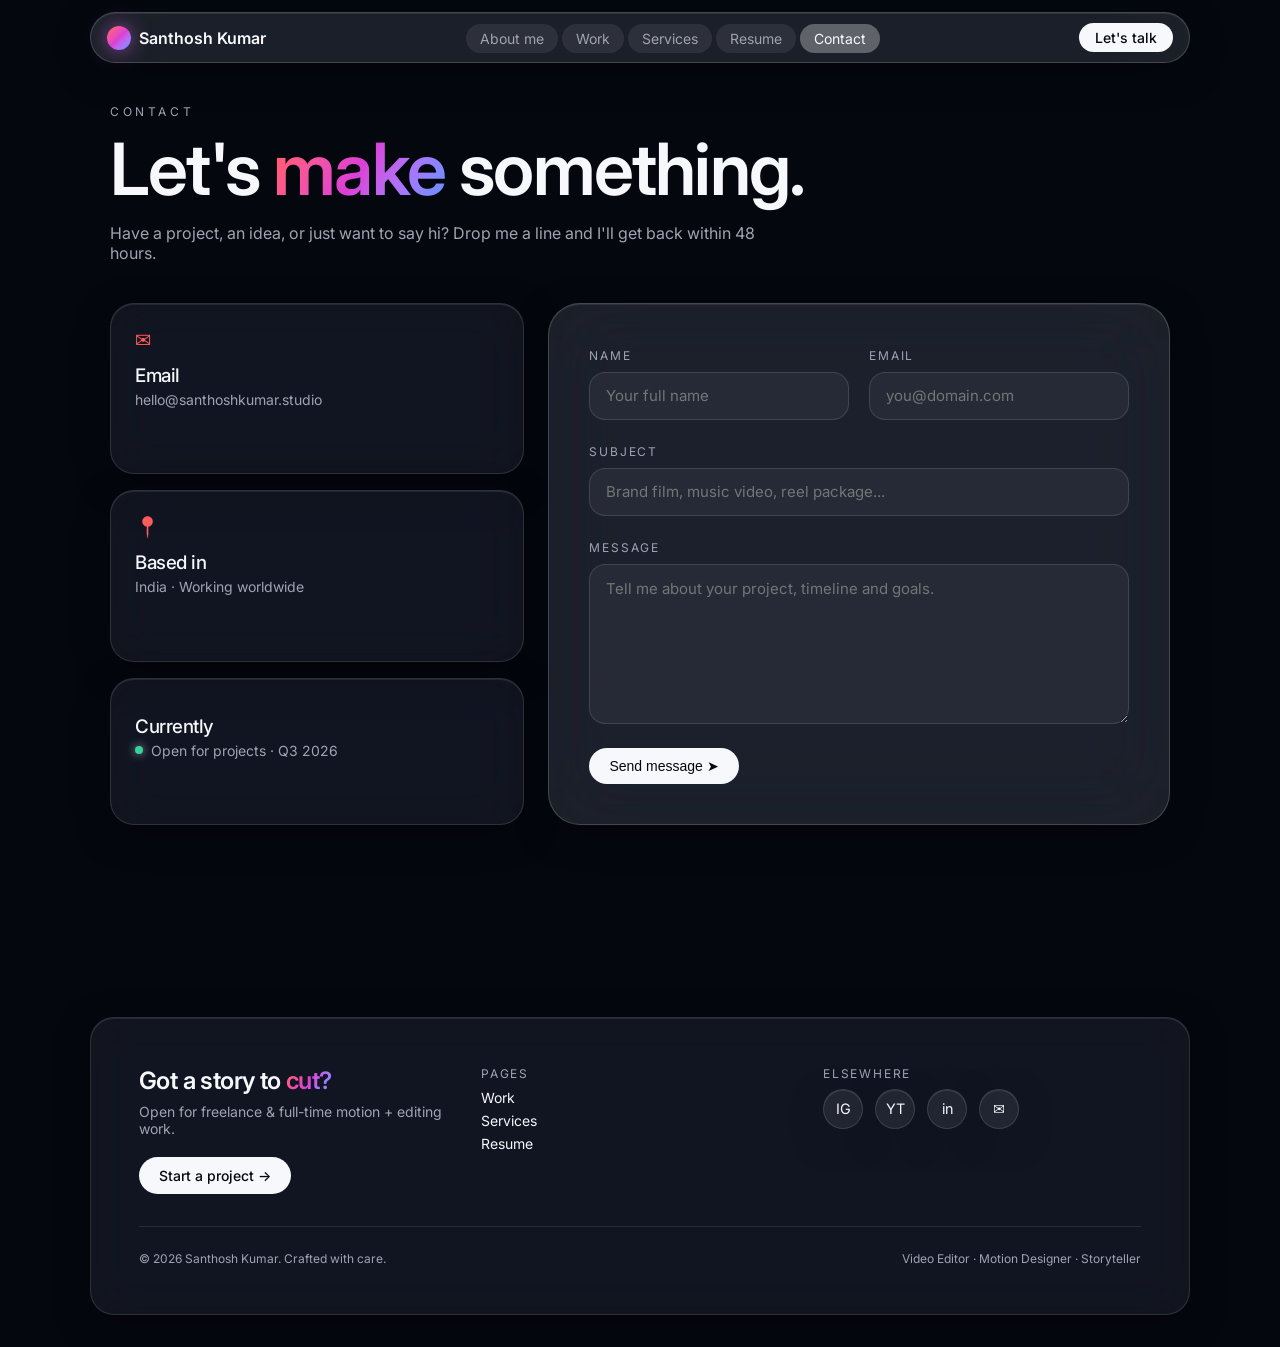
<file: contact.html>
<!doctype html>
<html lang="en">
<head>
<meta charset="utf-8" />
<meta name="viewport" content="width=device-width,initial-scale=1" />
<title>Contact — Santhosh Kumar</title>
<meta name="description" content="Start a project with Santhosh Kumar — video editing and motion graphics." />
<meta name="author" content="Santhosh Kumar" />
<meta property="og:title" content="Contact — Santhosh Kumar" />
<meta property="og:description" content="Start a project with Santhosh Kumar — video editing and motion graphics." />
<meta property="og:type" content="website" />
<meta name="twitter:card" content="summary_large_image" />
<link rel="stylesheet" href="styles.css" />
</head>
<body>
<header class="site-header">
  <nav class="nav-bar glass-strong">
    <a class="brand" href="index.html"><span class="brand-dot"></span><span>Santhosh Kumar</span></a>
    <ul class="nav-links"><li><a class="" href="index.html">About me</a></li><li><a class="" href="work.html">Work</a></li><li><a class="" href="services.html">Services</a></li><li><a class="" href="resume.html">Resume</a></li><li><a class="active" href="contact.html">Contact</a></li></ul>
    <a class="btn-talk" href="contact.html">Let's talk</a>
  </nav>
</header>
<nav class="mobile-nav glass-strong" aria-label="Primary mobile"><a class="" href="index.html">About me</a><a class="" href="work.html">Work</a><a class="" href="services.html">Services</a><a class="" href="resume.html">Resume</a><a class="active" href="contact.html">Contact</a></nav>
<main>

<div class="container" style="max-width:1100px;">
  <header class="page-header">
    <p class="page-eyebrow">Contact</p>
    <h1 class="page-title">Let's <span class="text-gradient">make</span> something.</h1>
    <p class="page-lede">Have a project, an idea, or just want to say hi? Drop me a line and I'll get back within 48 hours.</p>
  </header>
  <div class="contact-grid">
    <aside class="contact-info">
      <div class="contact-card glass"><div class="text-gradient" style="font-size:1.25rem;">✉</div><h3>Email</h3><p>hello@santhoshkumar.studio</p></div>
      <div class="contact-card glass"><div class="text-gradient" style="font-size:1.25rem;">📍</div><h3>Based in</h3><p>India · Working worldwide</p></div>
      <div class="contact-card glass"><h3>Currently</h3><p style="display:flex;align-items:center;gap:.5rem;"><span style="height:.5rem;width:.5rem;border-radius:999px;background:#34d399;box-shadow:0 0 10px currentColor;"></span>Open for projects · Q3 2026</p></div>
    </aside>
    <form class="form glass-strong" onsubmit="event.preventDefault(); this.querySelector('.sent').style.display='block';">
      <div class="sent" style="display:none;border-radius:1rem;padding:.75rem 1rem;font-size:.875rem;background:oklch(0.7 0.18 150 / .15);border:1px solid oklch(0.7 0.18 150 / .3);color:#a7f3d0;margin-bottom:1rem;">Thanks — your message is on its way. I'll be in touch soon.</div>
      <div class="form-row">
        <label><span>Name</span><input class="input-glass" type="text" placeholder="Your full name" maxlength="100" required /></label>
        <label><span>Email</span><input class="input-glass" type="email" placeholder="you@domain.com" maxlength="255" required /></label>
      </div>
      <label><span>Subject</span><input class="input-glass" type="text" placeholder="Brand film, music video, reel package..." maxlength="150" required /></label>
      <label><span>Message</span><textarea class="input-glass" placeholder="Tell me about your project, timeline and goals." maxlength="2000" required></textarea></label>
      <button type="submit" class="btn btn-dark">Send message ➤</button>
    </form>
  </div>
</div>

</main>
<footer class="site-footer">
  <div class="footer-inner glass">
    <div class="footer-grid">
      <div>
        <h3>Got a story to <span class="text-gradient">cut?</span></h3>
        <p class="muted">Open for freelance & full-time motion + editing work.</p>
        <a href="contact.html" class="btn btn-dark" style="margin-top:1.25rem;">Start a project →</a>
      </div>
      <div class="footer-links">
        <p class="footer-eyebrow">Pages</p>
        <a href="work.html">Work</a>
        <a href="services.html">Services</a>
        <a href="resume.html">Resume</a>
      </div>
      <div>
        <p class="footer-eyebrow">Elsewhere</p>
        <div class="socials">
          <a class="social glass" href="#" aria-label="Instagram">IG</a>
          <a class="social glass" href="#" aria-label="YouTube">YT</a>
          <a class="social glass" href="#" aria-label="LinkedIn">in</a>
          <a class="social glass" href="#" aria-label="Email">✉</a>
        </div>
      </div>
    </div>
    <div class="footer-bottom">
      <p>© 2026 Santhosh Kumar. Crafted with care.</p>
      <p>Video Editor · Motion Designer · Storyteller</p>
    </div>
  </div>
</footer>
</body>
</html>
</file>
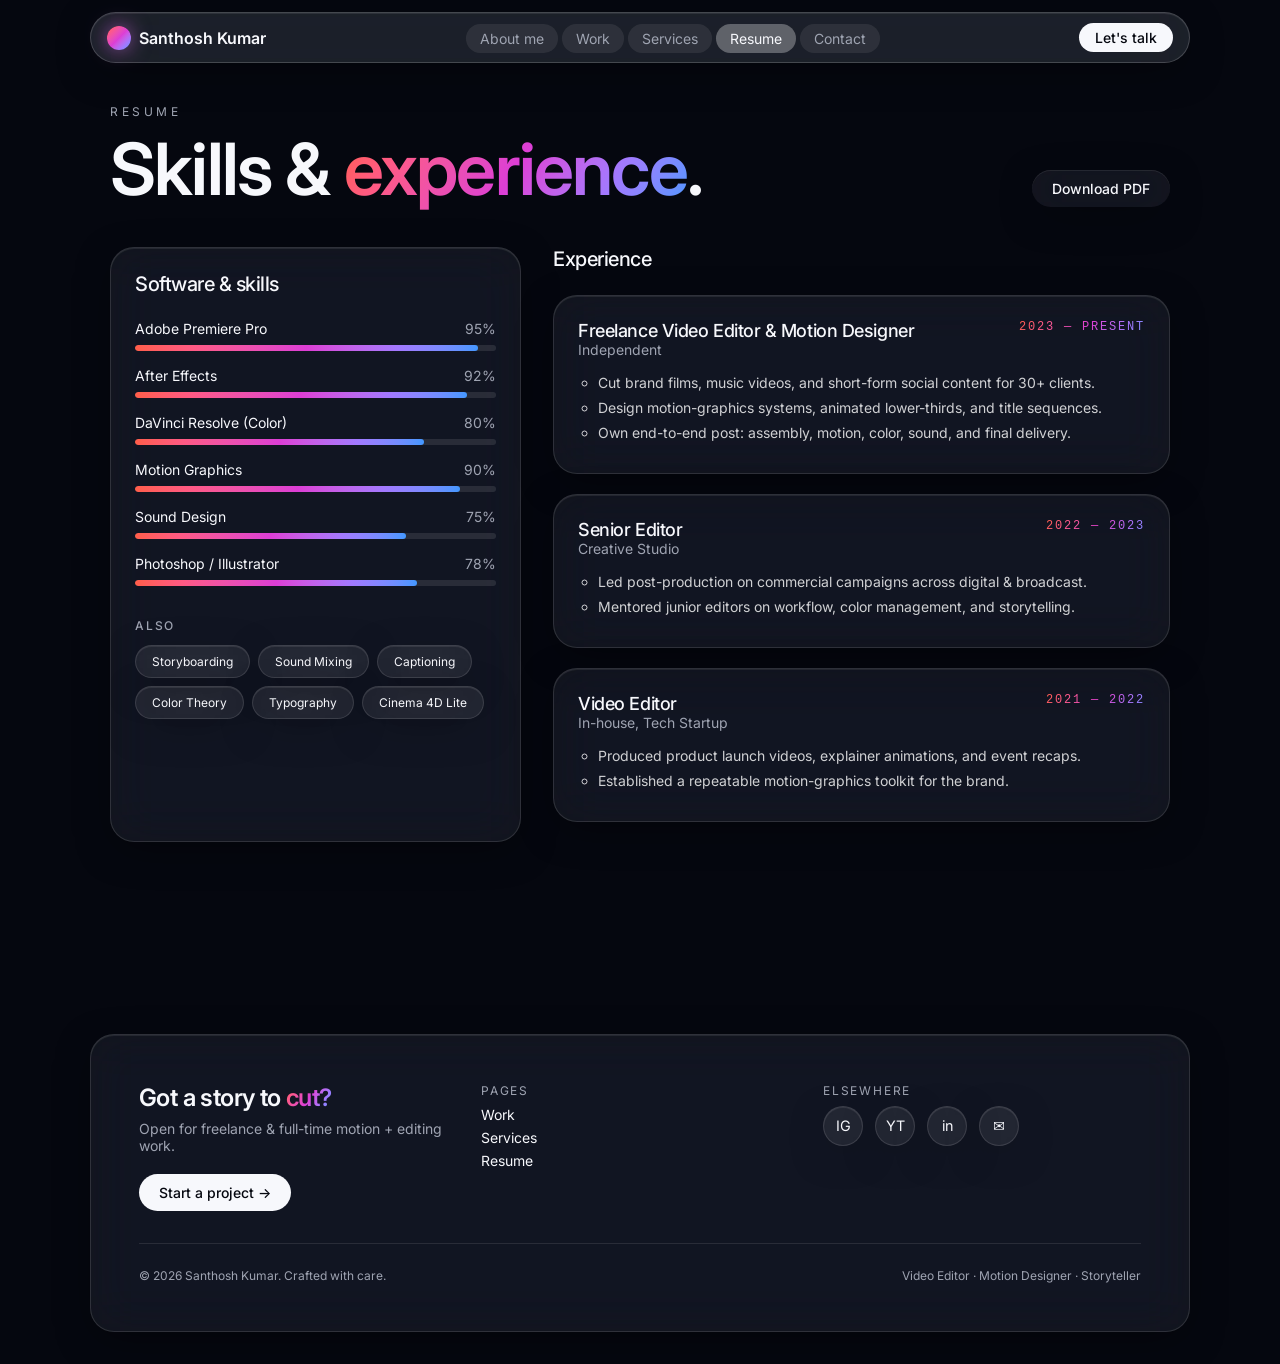
<file: resume.html>
<!doctype html>
<html lang="en">
<head>
<meta charset="utf-8" />
<meta name="viewport" content="width=device-width,initial-scale=1" />
<title>Resume & Skills — Santhosh Kumar</title>
<meta name="description" content="Experience, skills, and software stack of Santhosh Kumar." />
<meta name="author" content="Santhosh Kumar" />
<meta property="og:title" content="Resume & Skills — Santhosh Kumar" />
<meta property="og:description" content="Experience, skills, and software stack of Santhosh Kumar." />
<meta property="og:type" content="website" />
<meta name="twitter:card" content="summary_large_image" />
<link rel="stylesheet" href="styles.css" />
</head>
<body>
<header class="site-header">
  <nav class="nav-bar glass-strong">
    <a class="brand" href="index.html"><span class="brand-dot"></span><span>Santhosh Kumar</span></a>
    <ul class="nav-links"><li><a class="" href="index.html">About me</a></li><li><a class="" href="work.html">Work</a></li><li><a class="" href="services.html">Services</a></li><li><a class="active" href="resume.html">Resume</a></li><li><a class="" href="contact.html">Contact</a></li></ul>
    <a class="btn-talk" href="contact.html">Let's talk</a>
  </nav>
</header>
<nav class="mobile-nav glass-strong" aria-label="Primary mobile"><a class="" href="index.html">About me</a><a class="" href="work.html">Work</a><a class="" href="services.html">Services</a><a class="active" href="resume.html">Resume</a><a class="" href="contact.html">Contact</a></nav>
<main>

<div class="container" style="max-width:1100px;">
  <header class="page-header" style="display:flex;justify-content:space-between;align-items:flex-end;flex-wrap:wrap;gap:1rem;">
    <div>
      <p class="page-eyebrow">Resume</p>
      <h1 class="page-title">Skills & <span class="text-gradient">experience</span>.</h1>
    </div>
    <a href="#" class="btn glass btn-glass">Download PDF</a>
  </header>
  <div style="display:grid;grid-template-columns:2fr 3fr;gap:2rem;" class="resume-grid">
    <div class="card glass skills">
      <h2 style="font-size:1.25rem;font-weight:500;">Software & skills</h2>
      <div style="margin-top:1.5rem;"><div class="skill"><div class="skill-row"><span>Adobe Premiere Pro</span><span class="muted">95%</span></div><div class="skill-bar"><div class="skill-bar-fill" style="width:95%"></div></div></div><div class="skill"><div class="skill-row"><span>After Effects</span><span class="muted">92%</span></div><div class="skill-bar"><div class="skill-bar-fill" style="width:92%"></div></div></div><div class="skill"><div class="skill-row"><span>DaVinci Resolve (Color)</span><span class="muted">80%</span></div><div class="skill-bar"><div class="skill-bar-fill" style="width:80%"></div></div></div><div class="skill"><div class="skill-row"><span>Motion Graphics</span><span class="muted">90%</span></div><div class="skill-bar"><div class="skill-bar-fill" style="width:90%"></div></div></div><div class="skill"><div class="skill-row"><span>Sound Design</span><span class="muted">75%</span></div><div class="skill-bar"><div class="skill-bar-fill" style="width:75%"></div></div></div><div class="skill"><div class="skill-row"><span>Photoshop / Illustrator</span><span class="muted">78%</span></div><div class="skill-bar"><div class="skill-bar-fill" style="width:78%"></div></div></div></div>
      <div style="margin-top:2rem;">
        <h3 style="font-size:.75rem;text-transform:uppercase;letter-spacing:.15em;" class="muted">Also</h3>
        <div class="pills" style="margin-top:.75rem;"><span class="pill glass" style="font-size:.75rem;">Storyboarding</span><span class="pill glass" style="font-size:.75rem;">Sound Mixing</span><span class="pill glass" style="font-size:.75rem;">Captioning</span><span class="pill glass" style="font-size:.75rem;">Color Theory</span><span class="pill glass" style="font-size:.75rem;">Typography</span><span class="pill glass" style="font-size:.75rem;">Cinema 4D Lite</span></div>
      </div>
    </div>
    <div>
      <h2 style="font-size:1.25rem;font-weight:500;margin-bottom:1.5rem;">Experience</h2>
      <ol style="list-style:none;"><li class="exp-item glass"><div class="exp-head"><div><h3>Freelance Video Editor & Motion Designer</h3><p class="muted" style="font-size:.875rem;">Independent</p></div><span class="period text-gradient">2023 — Present</span></div><ul><li>Cut brand films, music videos, and short-form social content for 30+ clients.</li><li>Design motion-graphics systems, animated lower-thirds, and title sequences.</li><li>Own end-to-end post: assembly, motion, color, sound, and final delivery.</li></ul></li><li class="exp-item glass"><div class="exp-head"><div><h3>Senior Editor</h3><p class="muted" style="font-size:.875rem;">Creative Studio</p></div><span class="period text-gradient">2022 — 2023</span></div><ul><li>Led post-production on commercial campaigns across digital & broadcast.</li><li>Mentored junior editors on workflow, color management, and storytelling.</li></ul></li><li class="exp-item glass"><div class="exp-head"><div><h3>Video Editor</h3><p class="muted" style="font-size:.875rem;">In-house, Tech Startup</p></div><span class="period text-gradient">2021 — 2022</span></div><ul><li>Produced product launch videos, explainer animations, and event recaps.</li><li>Established a repeatable motion-graphics toolkit for the brand.</li></ul></li></ol>
    </div>
  </div>
</div>
<style>@media (max-width:1024px){.resume-grid{grid-template-columns:1fr !important;}}</style>

</main>
<footer class="site-footer">
  <div class="footer-inner glass">
    <div class="footer-grid">
      <div>
        <h3>Got a story to <span class="text-gradient">cut?</span></h3>
        <p class="muted">Open for freelance & full-time motion + editing work.</p>
        <a href="contact.html" class="btn btn-dark" style="margin-top:1.25rem;">Start a project →</a>
      </div>
      <div class="footer-links">
        <p class="footer-eyebrow">Pages</p>
        <a href="work.html">Work</a>
        <a href="services.html">Services</a>
        <a href="resume.html">Resume</a>
      </div>
      <div>
        <p class="footer-eyebrow">Elsewhere</p>
        <div class="socials">
          <a class="social glass" href="#" aria-label="Instagram">IG</a>
          <a class="social glass" href="#" aria-label="YouTube">YT</a>
          <a class="social glass" href="#" aria-label="LinkedIn">in</a>
          <a class="social glass" href="#" aria-label="Email">✉</a>
        </div>
      </div>
    </div>
    <div class="footer-bottom">
      <p>© 2026 Santhosh Kumar. Crafted with care.</p>
      <p>Video Editor · Motion Designer · Storyteller</p>
    </div>
  </div>
</footer>
</body>
</html>
</file>
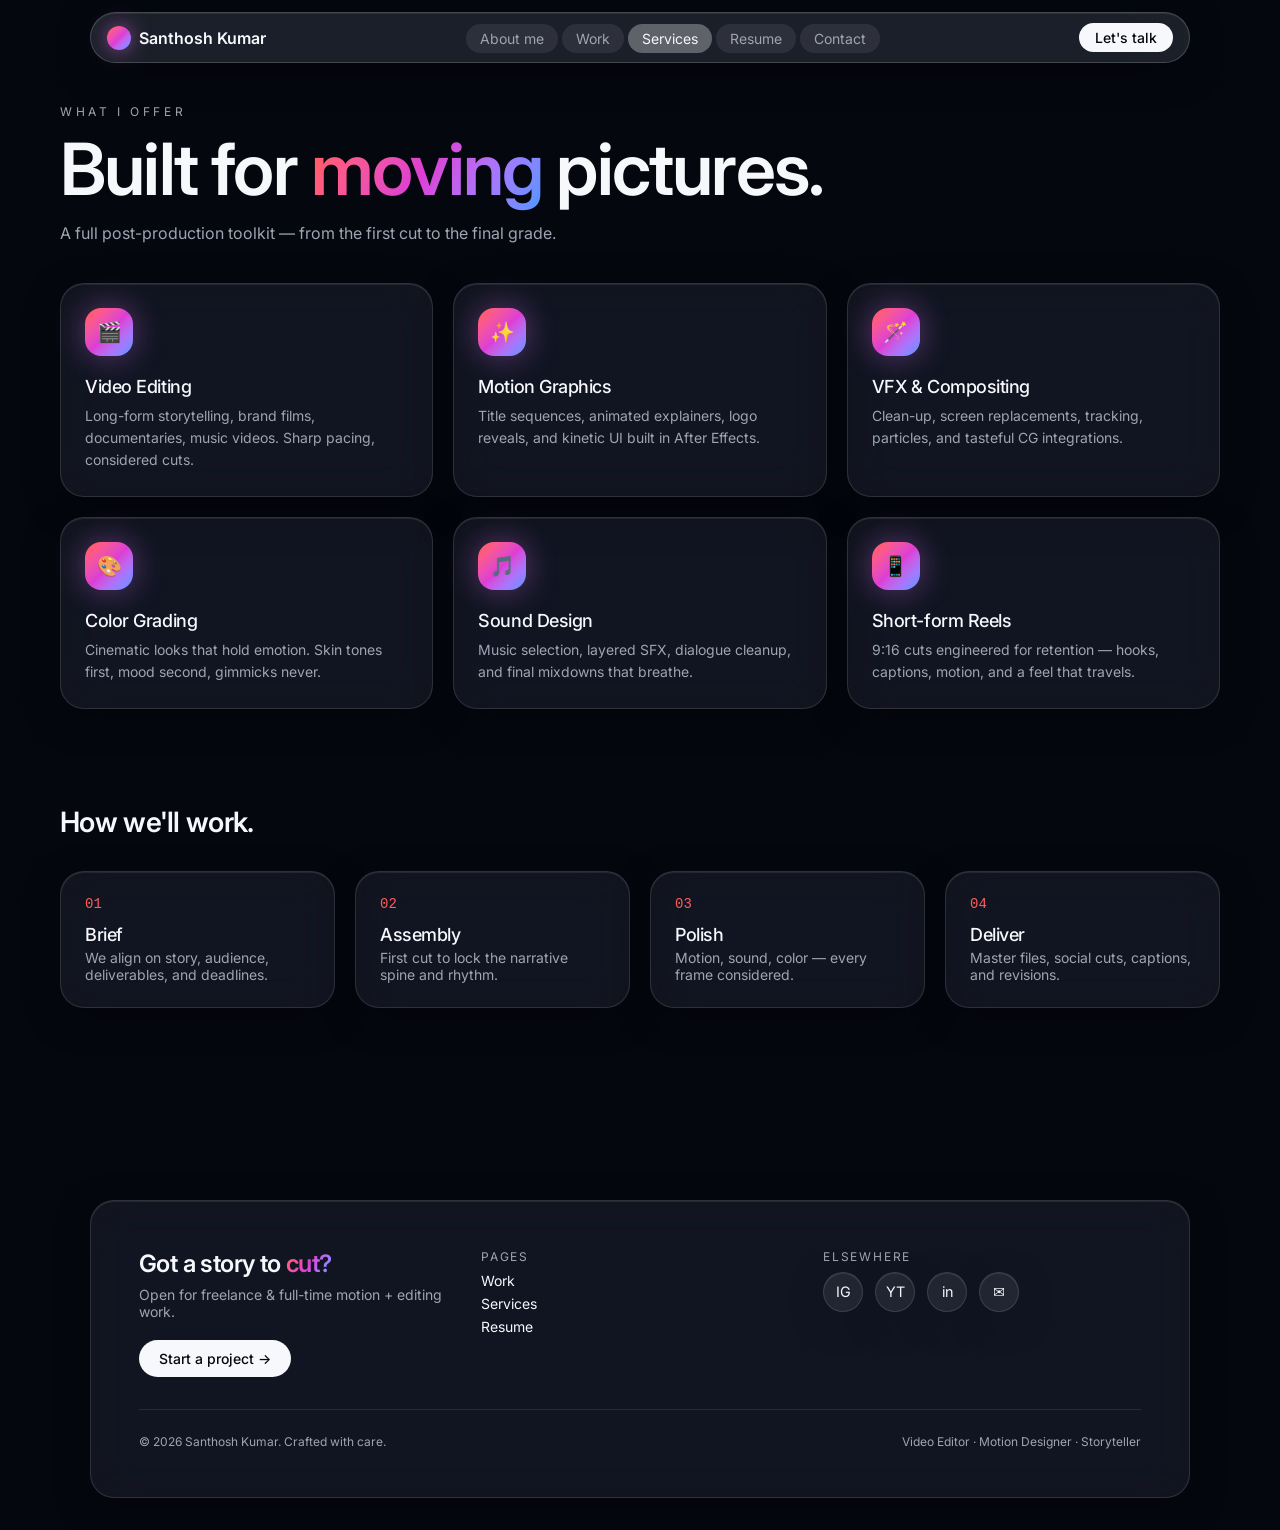
<file: services.html>
<!doctype html>
<html lang="en">
<head>
<meta charset="utf-8" />
<meta name="viewport" content="width=device-width,initial-scale=1" />
<title>Services — Santhosh Kumar</title>
<meta name="description" content="Video editing, motion graphics, color grading, sound design, and short-form content services." />
<meta name="author" content="Santhosh Kumar" />
<meta property="og:title" content="Services — Santhosh Kumar" />
<meta property="og:description" content="Video editing, motion graphics, color grading, sound design, and short-form content services." />
<meta property="og:type" content="website" />
<meta name="twitter:card" content="summary_large_image" />
<link rel="stylesheet" href="styles.css" />
</head>
<body>
<header class="site-header">
  <nav class="nav-bar glass-strong">
    <a class="brand" href="index.html"><span class="brand-dot"></span><span>Santhosh Kumar</span></a>
    <ul class="nav-links"><li><a class="" href="index.html">About me</a></li><li><a class="" href="work.html">Work</a></li><li><a class="active" href="services.html">Services</a></li><li><a class="" href="resume.html">Resume</a></li><li><a class="" href="contact.html">Contact</a></li></ul>
    <a class="btn-talk" href="contact.html">Let's talk</a>
  </nav>
</header>
<nav class="mobile-nav glass-strong" aria-label="Primary mobile"><a class="" href="index.html">About me</a><a class="" href="work.html">Work</a><a class="active" href="services.html">Services</a><a class="" href="resume.html">Resume</a><a class="" href="contact.html">Contact</a></nav>
<main>

<div class="container">
  <header class="page-header">
    <p class="page-eyebrow">What I offer</p>
    <h1 class="page-title">Built for <span class="text-gradient">moving</span> pictures.</h1>
    <p class="page-lede">A full post-production toolkit — from the first cut to the final grade.</p>
  </header>
  <div class="grid grid-3"><div class="card glass"><div class="icon-tile">🎬</div><h3>Video Editing</h3><p>Long-form storytelling, brand films, documentaries, music videos. Sharp pacing, considered cuts.</p></div><div class="card glass"><div class="icon-tile">✨</div><h3>Motion Graphics</h3><p>Title sequences, animated explainers, logo reveals, and kinetic UI built in After Effects.</p></div><div class="card glass"><div class="icon-tile">🪄</div><h3>VFX & Compositing</h3><p>Clean-up, screen replacements, tracking, particles, and tasteful CG integrations.</p></div><div class="card glass"><div class="icon-tile">🎨</div><h3>Color Grading</h3><p>Cinematic looks that hold emotion. Skin tones first, mood second, gimmicks never.</p></div><div class="card glass"><div class="icon-tile">🎵</div><h3>Sound Design</h3><p>Music selection, layered SFX, dialogue cleanup, and final mixdowns that breathe.</p></div><div class="card glass"><div class="icon-tile">📱</div><h3>Short-form Reels</h3><p>9:16 cuts engineered for retention — hooks, captions, motion, and a feel that travels.</p></div></div>
  <section class="mt-24">
    <h2 style="font-size:1.75rem;font-weight:600;letter-spacing:-.025em;">How we'll work.</h2>
    <div class="grid grid-4" style="margin-top:2rem;"><div class="process-card glass"><div class="process-n">01</div><h3>Brief</h3><p>We align on story, audience, deliverables, and deadlines.</p></div><div class="process-card glass"><div class="process-n">02</div><h3>Assembly</h3><p>First cut to lock the narrative spine and rhythm.</p></div><div class="process-card glass"><div class="process-n">03</div><h3>Polish</h3><p>Motion, sound, color — every frame considered.</p></div><div class="process-card glass"><div class="process-n">04</div><h3>Deliver</h3><p>Master files, social cuts, captions, and revisions.</p></div></div>
  </section>
</div>

</main>
<footer class="site-footer">
  <div class="footer-inner glass">
    <div class="footer-grid">
      <div>
        <h3>Got a story to <span class="text-gradient">cut?</span></h3>
        <p class="muted">Open for freelance & full-time motion + editing work.</p>
        <a href="contact.html" class="btn btn-dark" style="margin-top:1.25rem;">Start a project →</a>
      </div>
      <div class="footer-links">
        <p class="footer-eyebrow">Pages</p>
        <a href="work.html">Work</a>
        <a href="services.html">Services</a>
        <a href="resume.html">Resume</a>
      </div>
      <div>
        <p class="footer-eyebrow">Elsewhere</p>
        <div class="socials">
          <a class="social glass" href="#" aria-label="Instagram">IG</a>
          <a class="social glass" href="#" aria-label="YouTube">YT</a>
          <a class="social glass" href="#" aria-label="LinkedIn">in</a>
          <a class="social glass" href="#" aria-label="Email">✉</a>
        </div>
      </div>
    </div>
    <div class="footer-bottom">
      <p>© 2026 Santhosh Kumar. Crafted with care.</p>
      <p>Video Editor · Motion Designer · Storyteller</p>
    </div>
  </div>
</footer>
</body>
</html>
</file>
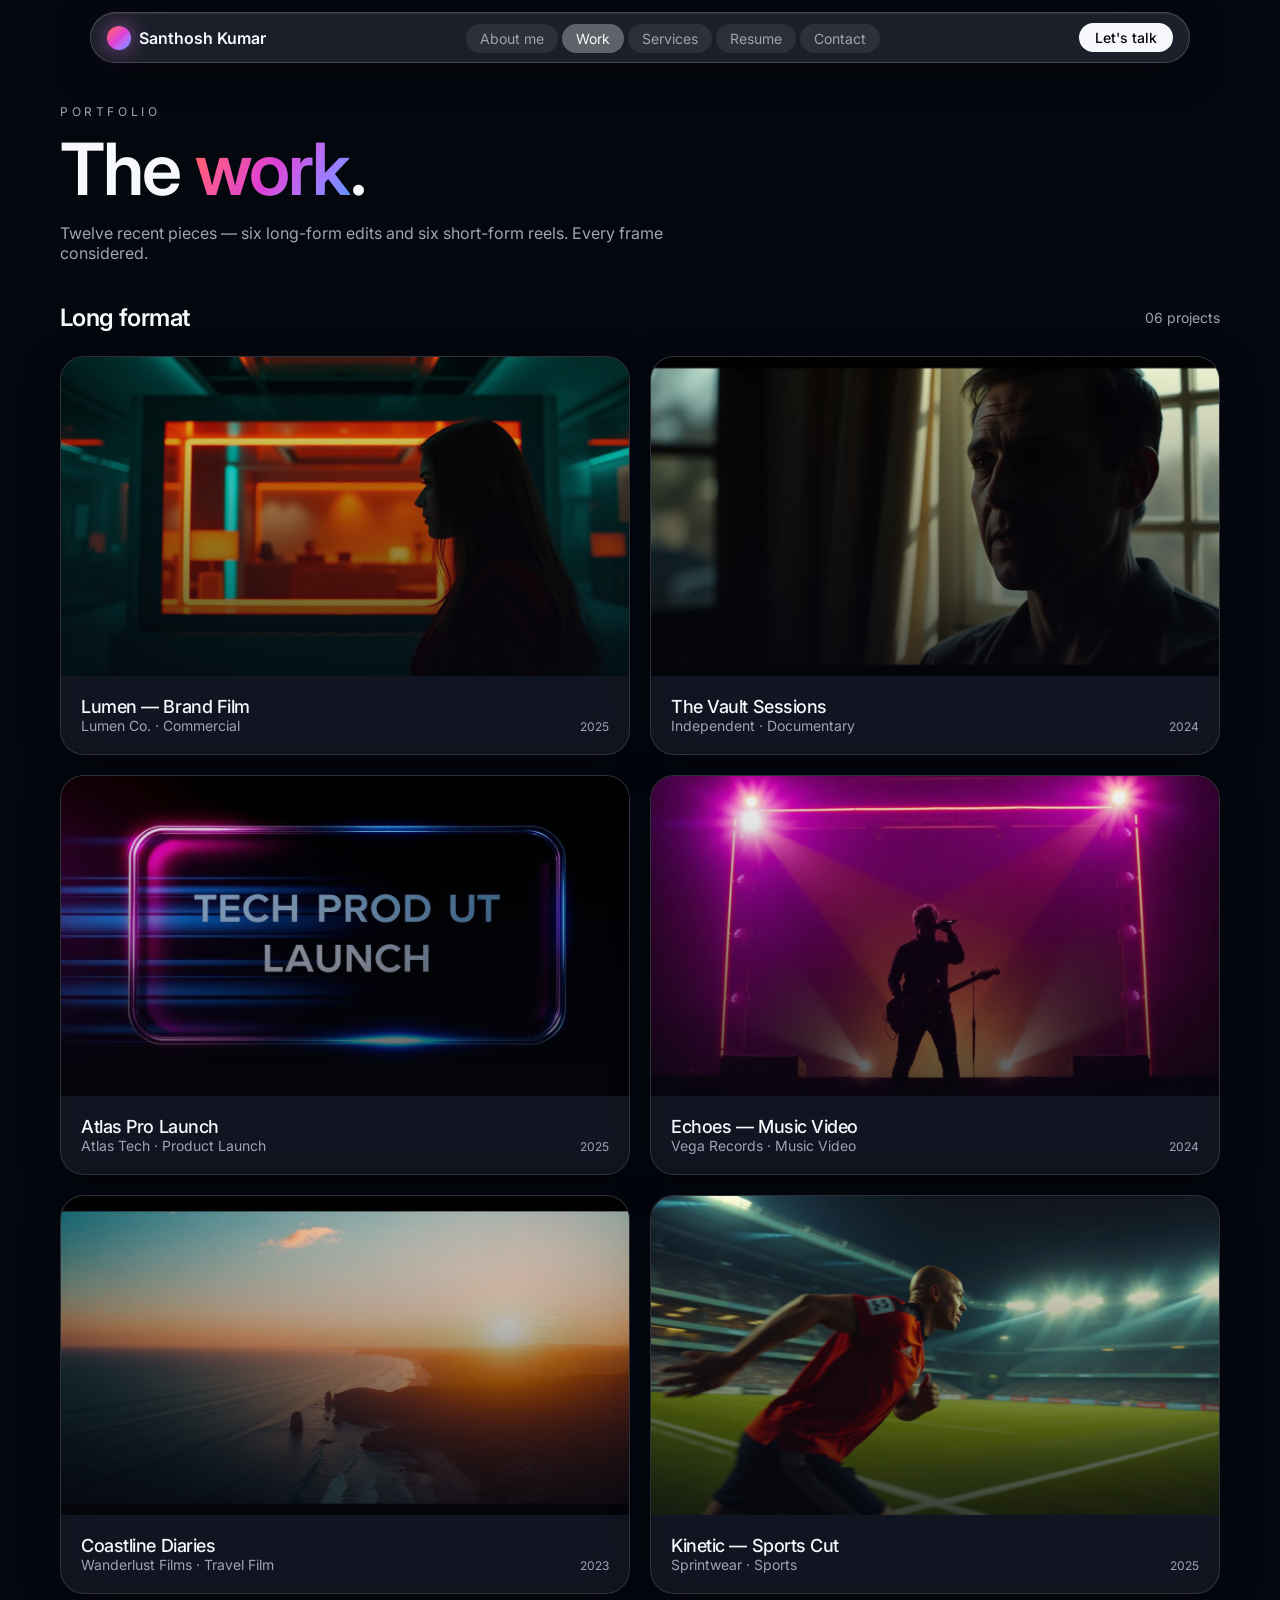
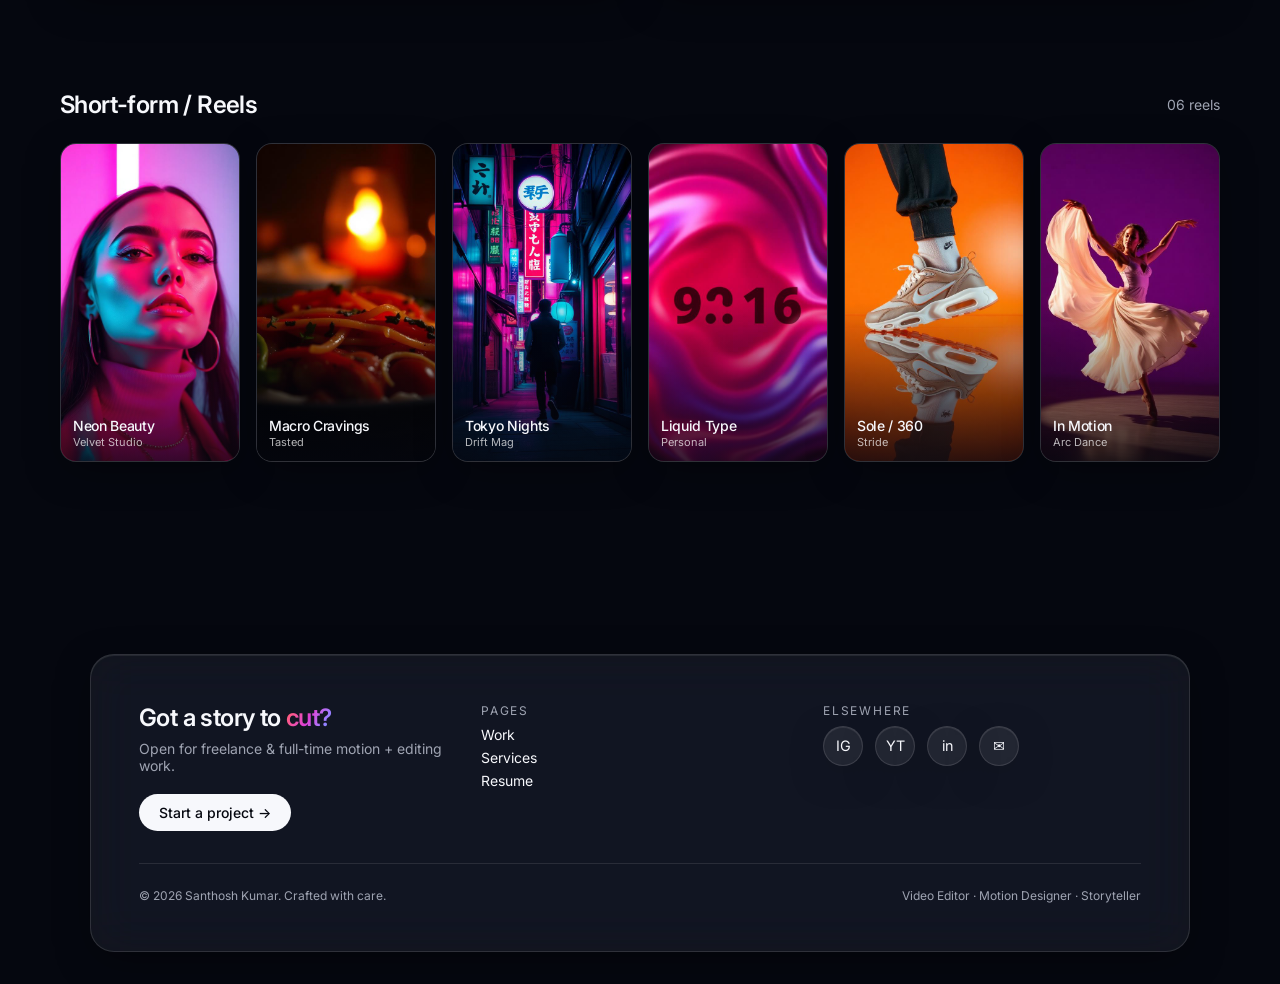
<file: work.html>
<!doctype html>
<html lang="en">
<head>
<meta charset="utf-8" />
<meta name="viewport" content="width=device-width,initial-scale=1" />
<title>Work — Santhosh Kumar</title>
<meta name="description" content="A selection of brand films, music videos, documentaries, and short-form reels." />
<meta name="author" content="Santhosh Kumar" />
<meta property="og:title" content="Work — Santhosh Kumar" />
<meta property="og:description" content="A selection of brand films, music videos, documentaries, and short-form reels." />
<meta property="og:type" content="website" />
<meta name="twitter:card" content="summary_large_image" />
<link rel="stylesheet" href="styles.css" />
</head>
<body>
<header class="site-header">
  <nav class="nav-bar glass-strong">
    <a class="brand" href="index.html"><span class="brand-dot"></span><span>Santhosh Kumar</span></a>
    <ul class="nav-links"><li><a class="" href="index.html">About me</a></li><li><a class="active" href="work.html">Work</a></li><li><a class="" href="services.html">Services</a></li><li><a class="" href="resume.html">Resume</a></li><li><a class="" href="contact.html">Contact</a></li></ul>
    <a class="btn-talk" href="contact.html">Let's talk</a>
  </nav>
</header>
<nav class="mobile-nav glass-strong" aria-label="Primary mobile"><a class="" href="index.html">About me</a><a class="active" href="work.html">Work</a><a class="" href="services.html">Services</a><a class="" href="resume.html">Resume</a><a class="" href="contact.html">Contact</a></nav>
<main>

<div class="container">
  <header class="page-header">
    <p class="page-eyebrow">Portfolio</p>
    <h1 class="page-title">The <span class="text-gradient">work</span>.</h1>
    <p class="page-lede">Twelve recent pieces — six long-form edits and six short-form reels. Every frame considered.</p>
  </header>
  <section>
    <div class="section-row"><h2>Long format</h2><span>06 projects</span></div>
    <div class="grid grid-2"><article class="work-card glass">
  <div class="work-thumb"><img src="assets/work-l1.jpg" alt="Lumen — Brand Film" loading="lazy" /></div>
  <div class="work-meta"><div><h3>Lumen — Brand Film</h3><p>Lumen Co. · Commercial</p></div><span class="year">2025</span></div>
</article><article class="work-card glass">
  <div class="work-thumb"><img src="assets/work-l2.jpg" alt="The Vault Sessions" loading="lazy" /></div>
  <div class="work-meta"><div><h3>The Vault Sessions</h3><p>Independent · Documentary</p></div><span class="year">2024</span></div>
</article><article class="work-card glass">
  <div class="work-thumb"><img src="assets/work-l3.jpg" alt="Atlas Pro Launch" loading="lazy" /></div>
  <div class="work-meta"><div><h3>Atlas Pro Launch</h3><p>Atlas Tech · Product Launch</p></div><span class="year">2025</span></div>
</article><article class="work-card glass">
  <div class="work-thumb"><img src="assets/work-l4.jpg" alt="Echoes — Music Video" loading="lazy" /></div>
  <div class="work-meta"><div><h3>Echoes — Music Video</h3><p>Vega Records · Music Video</p></div><span class="year">2024</span></div>
</article><article class="work-card glass">
  <div class="work-thumb"><img src="assets/work-l5.jpg" alt="Coastline Diaries" loading="lazy" /></div>
  <div class="work-meta"><div><h3>Coastline Diaries</h3><p>Wanderlust Films · Travel Film</p></div><span class="year">2023</span></div>
</article><article class="work-card glass">
  <div class="work-thumb"><img src="assets/work-l6.jpg" alt="Kinetic — Sports Cut" loading="lazy" /></div>
  <div class="work-meta"><div><h3>Kinetic — Sports Cut</h3><p>Sprintwear · Sports</p></div><span class="year">2025</span></div>
</article></div>
  </section>
  <section class="mt-24">
    <div class="section-row"><h2>Short-form / Reels</h2><span>06 reels</span></div>
    <div class="grid grid-6" style="gap:1rem;"><article class="reel-card glass">
  <div class="reel-thumb"><img src="assets/reel-1.jpg" alt="Neon Beauty" loading="lazy" />
    <div class="reel-info"><h3>Neon Beauty</h3><p>Velvet Studio</p></div>
  </div>
</article><article class="reel-card glass">
  <div class="reel-thumb"><img src="assets/reel-2.jpg" alt="Macro Cravings" loading="lazy" />
    <div class="reel-info"><h3>Macro Cravings</h3><p>Tasted</p></div>
  </div>
</article><article class="reel-card glass">
  <div class="reel-thumb"><img src="assets/reel-3.jpg" alt="Tokyo Nights" loading="lazy" />
    <div class="reel-info"><h3>Tokyo Nights</h3><p>Drift Mag</p></div>
  </div>
</article><article class="reel-card glass">
  <div class="reel-thumb"><img src="assets/reel-4.jpg" alt="Liquid Type" loading="lazy" />
    <div class="reel-info"><h3>Liquid Type</h3><p>Personal</p></div>
  </div>
</article><article class="reel-card glass">
  <div class="reel-thumb"><img src="assets/reel-5.jpg" alt="Sole / 360" loading="lazy" />
    <div class="reel-info"><h3>Sole / 360</h3><p>Stride</p></div>
  </div>
</article><article class="reel-card glass">
  <div class="reel-thumb"><img src="assets/reel-6.jpg" alt="In Motion" loading="lazy" />
    <div class="reel-info"><h3>In Motion</h3><p>Arc Dance</p></div>
  </div>
</article></div>
  </section>
</div>

</main>
<footer class="site-footer">
  <div class="footer-inner glass">
    <div class="footer-grid">
      <div>
        <h3>Got a story to <span class="text-gradient">cut?</span></h3>
        <p class="muted">Open for freelance & full-time motion + editing work.</p>
        <a href="contact.html" class="btn btn-dark" style="margin-top:1.25rem;">Start a project →</a>
      </div>
      <div class="footer-links">
        <p class="footer-eyebrow">Pages</p>
        <a href="work.html">Work</a>
        <a href="services.html">Services</a>
        <a href="resume.html">Resume</a>
      </div>
      <div>
        <p class="footer-eyebrow">Elsewhere</p>
        <div class="socials">
          <a class="social glass" href="#" aria-label="Instagram">IG</a>
          <a class="social glass" href="#" aria-label="YouTube">YT</a>
          <a class="social glass" href="#" aria-label="LinkedIn">in</a>
          <a class="social glass" href="#" aria-label="Email">✉</a>
        </div>
      </div>
    </div>
    <div class="footer-bottom">
      <p>© 2026 Santhosh Kumar. Crafted with care.</p>
      <p>Video Editor · Motion Designer · Storyteller</p>
    </div>
  </div>
</footer>
</body>
</html>
</file>
<file: styles.css>
/* Santhosh Kumar — Portfolio (Static HTML/CSS) */
@import url("https://fonts.googleapis.com/css2?family=Inter:wght@300;400;500;600;700;800&display=swap");

:root {
  --background: oklch(0.13 0.02 270);
  --foreground: oklch(0.98 0.005 270);
  --muted-foreground: oklch(0.72 0.02 270);
  --glass: oklch(1 0 0 / 0.06);
  --glass-strong: oklch(1 0 0 / 0.1);
  --glass-border: oklch(1 0 0 / 0.12);
  --aurora-1: oklch(0.72 0.22 30);
  --aurora-2: oklch(0.65 0.25 330);
  --aurora-3: oklch(0.7 0.22 260);
  --aurora-4: oklch(0.78 0.2 180);
  --shadow-glass: 0 10px 40px -10px oklch(0 0 0 / 0.5), inset 0 1px 0 oklch(1 0 0 / 0.08);
}

* { box-sizing: border-box; margin: 0; padding: 0; }
html, body {
  background: var(--background);
  color: var(--foreground);
  font-family: "Inter", ui-sans-serif, system-ui, sans-serif;
  -webkit-font-smoothing: antialiased;
  min-height: 100vh;
  overflow-x: hidden;
}
body { position: relative; }
body::before {
  content: "";
  position: fixed; inset: -20%; z-index: -2;
  background:
    radial-gradient(ellipse 80% 60% at 15% 10%, var(--aurora-1) 0%, transparent 55%),
    radial-gradient(ellipse 70% 55% at 85% 20%, var(--aurora-2) 0%, transparent 55%),
    radial-gradient(ellipse 90% 70% at 80% 90%, var(--aurora-3) 0%, transparent 60%),
    radial-gradient(ellipse 60% 50% at 10% 85%, var(--aurora-4) 0%, transparent 55%);
  filter: blur(60px) saturate(140%);
  animation: aurora-drift 28s ease-in-out infinite alternate;
  pointer-events: none;
}
body::after {
  content: ""; position: fixed; inset: 0; z-index: -1; pointer-events: none;
  background: radial-gradient(ellipse at center, transparent 0%, oklch(0.13 0.02 270 / 0.4) 70%, oklch(0.13 0.02 270 / 0.85) 100%);
}
@keyframes aurora-drift {
  0%   { transform: translate3d(0,0,0) rotate(0) scale(1); }
  50%  { transform: translate3d(2%,-3%,0) rotate(8deg) scale(1.08); }
  100% { transform: translate3d(-2%,3%,0) rotate(-6deg) scale(1.05); }
}

h1,h2,h3,h4 { letter-spacing: -0.025em; font-weight: 600; }
a { color: inherit; text-decoration: none; }
img { display: block; max-width: 100%; }

.muted { color: var(--muted-foreground); }
.text-gradient {
  background: linear-gradient(120deg, var(--aurora-1), var(--aurora-2), var(--aurora-3));
  -webkit-background-clip: text; background-clip: text; color: transparent;
}
.glass {
  background: var(--glass);
  backdrop-filter: blur(24px) saturate(180%);
  -webkit-backdrop-filter: blur(24px) saturate(180%);
  border: 1px solid var(--glass-border);
  box-shadow: var(--shadow-glass);
}
.glass-strong {
  background: var(--glass-strong);
  backdrop-filter: blur(40px) saturate(180%);
  -webkit-backdrop-filter: blur(40px) saturate(180%);
  border: 1px solid oklch(1 0 0 / 0.18);
  box-shadow: var(--shadow-glass);
}

/* Layout */
.container { max-width: 1200px; margin: 0 auto; padding: 0 1.25rem; }
main { padding-top: 6.5rem; padding-bottom: 6rem; }
@media (max-width: 768px) { main { padding-bottom: 7rem; } }

/* Header */
.site-header {
  position: fixed; top: 0.75rem; left: 50%; transform: translateX(-50%);
  z-index: 50; width: min(96%, 1100px);
}
.nav-bar {
  display: flex; align-items: center; justify-content: space-between; gap: .5rem;
  border-radius: 999px; padding: .5rem .75rem;
}
.brand { display: flex; align-items: center; gap: .5rem; font-weight: 600; }
.brand-dot {
  height: 1.5rem; width: 1.5rem; border-radius: 999px;
  background: linear-gradient(135deg, var(--aurora-1), var(--aurora-2), var(--aurora-3));
  box-shadow: 0 0 20px oklch(0.7 0.2 320 / 0.6);
}
.nav-links { display: none; list-style: none; gap: .25rem; }
.nav-links a {
  padding: .375rem .875rem; border-radius: 999px; font-size: .875rem;
  color: var(--muted-foreground); background: oklch(1 0 0 / .08);
  transition: background .2s, color .2s;
}
.nav-links a:hover { color: var(--foreground); background: oklch(1 0 0 / .15); }
.nav-links a.active { background: oklch(1 0 0 / .3); color: var(--foreground); }
.btn-talk {
  display: none; align-items: center; padding: .375rem 1rem; border-radius: 999px;
  background: var(--foreground); color: var(--background); font-weight: 500; font-size: .875rem;
}
@media (min-width: 768px) {
  .nav-links, .btn-talk { display: inline-flex; }
  .nav-bar { padding: .625rem 1rem; }
}

/* Mobile bottom nav */
.mobile-nav {
  position: fixed; bottom: .75rem; left: 50%; transform: translateX(-50%); z-index: 50;
  width: min(96%, 520px); display: flex; gap: .25rem; padding: .5rem; border-radius: 999px;
}
.mobile-nav a {
  flex: 1; text-align: center; padding: .375rem .5rem; border-radius: 999px;
  font-size: 11px; font-weight: 500; color: var(--muted-foreground); background: oklch(1 0 0 / .1);
}
.mobile-nav a.active { background: oklch(1 0 0 / .3); color: var(--foreground); }
@media (min-width: 768px) { .mobile-nav { display: none; } }

/* Buttons */
.btn {
  display: inline-flex; align-items: center; gap: .5rem;
  padding: .625rem 1.25rem; border-radius: 999px; font-size: .875rem; font-weight: 500;
  border: none; cursor: pointer; transition: opacity .2s, background .2s;
}
.btn-primary { background: #fff; color: var(--background); }
.btn-primary:hover { opacity: .9; }
.btn-glass { } .btn-glass:hover { background: oklch(1 0 0 / .15); }
.btn-dark { background: var(--foreground); color: var(--background); }

/* Page header */
.page-eyebrow { font-size: .75rem; text-transform: uppercase; letter-spacing: .3em; color: var(--muted-foreground); }
.page-title { margin-top: .75rem; font-size: clamp(2.25rem, 6vw, 4.5rem); font-weight: 600; letter-spacing: -.025em; line-height: 1.05; }
.page-lede { margin-top: 1rem; max-width: 42rem; color: var(--muted-foreground); font-size: 1rem; }
.page-header { margin-bottom: 2.5rem; }

/* Hero */
.hero-video {
  position: absolute;
  inset: 0;
  width: 100%;
  height: 100%;
  object-fit: cover;
  transform: scale(1.05);
}
@media (max-width: 1920px) { .hero { aspect-ratio: 16/9; } }
@media (max-width: 1080px) { .hero { aspect-ratio: 4/5; border-radius: 1.5rem; } }
.hero img { position: absolute; inset: 0; width: 100%; height: 100%; object-fit: cover; transform: scale(1.05); }
.hero-overlay {
  position: absolute; inset: 0;
  background: linear-gradient(to top, oklch(0.13 0.02 270 / .9), oklch(0.13 0.02 270 / .3), oklch(0.13 0.02 270 / .4));
}
.hero-content {
  position: absolute; inset: 0; display: flex; flex-direction: column; justify-content: flex-end;
  padding: 1.5rem;
}
@media (min-width: 768px) { .hero-content { padding: 3rem; } }
.hero h1 {
  margin-top: .75rem; font-size: clamp(2.25rem, 7vw, 5.5rem); font-weight: 600;
  letter-spacing: -.025em; line-height: 1.02; max-width: 56rem;
}
.hero p { margin-top: 1rem; max-width: 36rem; color: oklch(1 0 0 / .8); font-size: 1rem; }
.hero-cta { margin-top: 1.5rem; display: flex; flex-wrap: wrap; gap: .625rem; }
.hero-stats {
  position: absolute; top: 1.5rem; right: 1.5rem; display: none; gap: .5rem;
}
@media (min-width: 768px) { .hero-stats { display: flex; } }
.stat {
  border-radius: 1rem; padding: .75rem 1rem; text-align: center; min-width: 80px;
}
.stat-k { font-size: 1.5rem; font-weight: 600; letter-spacing: -.025em; }
.stat-v { font-size: 10px; letter-spacing: .15em; text-transform: uppercase; color: oklch(1 0 0 / .6); }

/* Pills */
.pills { display: flex; flex-wrap: wrap; gap: .5rem; }
.pill { border-radius: 999px; padding: .5rem 1rem; font-size: .8125rem; }

/* Grids */
.grid { display: grid; gap: 1.25rem; }
.grid-2 { grid-template-columns: repeat(2, 1fr); }
.grid-3 { grid-template-columns: repeat(3, 1fr); }
.grid-4 { grid-template-columns: repeat(4, 1fr); }
.grid-6 { grid-template-columns: repeat(6, 1fr); }
@media (max-width: 1024px) { .grid-3, .grid-4 { grid-template-columns: repeat(2,1fr); } .grid-6 { grid-template-columns: repeat(3,1fr); } }
@media (max-width: 640px) { .grid-2, .grid-3, .grid-4 { grid-template-columns: 1fr; } .grid-6 { grid-template-columns: repeat(2,1fr); } }

/* Service / generic card */
.card { border-radius: 1.5rem; padding: 1.5rem; transition: background .2s; }
.card:hover { background: oklch(1 0 0 / .1); }
.icon-tile {
  width: 3rem; height: 3rem; border-radius: 1rem; display: grid; place-items: center;
  background: linear-gradient(135deg, var(--aurora-1), var(--aurora-2), var(--aurora-3));
  box-shadow: 0 0 30px oklch(0.7 0.2 320 / .4); color: white; font-size: 1.25rem;
}
.card h3 { margin-top: 1.25rem; font-size: 1.125rem; font-weight: 500; }
.card p { margin-top: .5rem; font-size: .875rem; color: var(--muted-foreground); line-height: 1.6; }

/* Work cards */
.work-card { border-radius: 1.5rem; overflow: hidden; cursor: pointer; transition: background .2s; }
.work-card:hover { background: oklch(1 0 0 / .1); }
.work-thumb { position: relative; aspect-ratio: 16/9; overflow: hidden; }
.work-thumb img { width: 100%; height: 100%; object-fit: cover; transition: transform .7s; }
.work-card:hover .work-thumb img { transform: scale(1.05); }
.work-thumb::after {
  content: ""; position: absolute; inset: 0;
  background: linear-gradient(to top, oklch(0.13 0.02 270 / .7), transparent);
}
.work-meta { padding: 1.25rem; display: flex; justify-content: space-between; align-items: flex-end; }
.work-meta h3 { font-size: 1.125rem; font-weight: 500; }
.work-meta p { font-size: .875rem; color: var(--muted-foreground); }
.work-meta .year { font-size: .75rem; color: var(--muted-foreground); }

/* Reel card */
.reel-card { border-radius: 1rem; overflow: hidden; cursor: pointer; transition: background .2s; }
.reel-card:hover { background: oklch(1 0 0 / .1); }
.reel-thumb { position: relative; aspect-ratio: 9/16; overflow: hidden; }
.reel-thumb img { width: 100%; height: 100%; object-fit: cover; transition: transform .7s; }
.reel-card:hover .reel-thumb img { transform: scale(1.05); }
.reel-thumb::after { content: ""; position: absolute; inset: 0; background: linear-gradient(to top, oklch(0.13 0.02 270 / .8), transparent 50%); }
.reel-info { position: absolute; left: .75rem; right: .75rem; bottom: .75rem; z-index: 2; }
.reel-info h3 { font-size: .875rem; font-weight: 500; line-height: 1.2; }
.reel-info p { font-size: 11px; color: oklch(1 0 0 / .7); }

/* Section helpers */
.section-row { display: flex; justify-content: space-between; align-items: center; margin-bottom: 1.5rem; }
.section-row h2 { font-size: 1.5rem; font-weight: 600; letter-spacing: -.025em; }
.section-row span { font-size: .875rem; color: var(--muted-foreground); }

/* Resume */
.skills .skill { margin-bottom: 1rem; }
.skill-row { display: flex; justify-content: space-between; font-size: .875rem; margin-bottom: .5rem; }
.skill-bar { height: 6px; background: oklch(1 0 0 / .1); border-radius: 999px; overflow: hidden; }
.skill-bar-fill { height: 100%; border-radius: 999px; background: linear-gradient(90deg, var(--aurora-1), var(--aurora-2), var(--aurora-3)); }
.exp-item { border-radius: 1.5rem; padding: 1.5rem; margin-bottom: 1.25rem; }
.exp-head { display: flex; justify-content: space-between; flex-wrap: wrap; gap: .5rem; }
.exp-head h3 { font-size: 1.125rem; font-weight: 500; }
.exp-head .period { font-size: .75rem; letter-spacing: .15em; text-transform: uppercase; font-family: ui-monospace, monospace; }
.exp-item ul { margin-top: 1rem; padding-left: 1.25rem; }
.exp-item li { font-size: .875rem; color: oklch(1 0 0 / .8); margin: .5rem 0; }

/* Contact */
.contact-grid { display: grid; gap: 1.5rem; grid-template-columns: 2fr 3fr; }
@media (max-width: 1024px) { .contact-grid { grid-template-columns: 1fr; } }
.contact-info { display: grid; gap: 1rem; }
.contact-card { border-radius: 1.5rem; padding: 1.5rem; }
.contact-card h3 { margin-top: .75rem; font-weight: 500; }
.contact-card p { margin-top: .25rem; font-size: .875rem; color: var(--muted-foreground); }
.form { border-radius: 2rem; padding: 1.5rem; }
@media (min-width: 768px) { .form { padding: 2.5rem; } }
.form label { display: block; margin-bottom: 1.25rem; }
.form label > span { font-size: .75rem; text-transform: uppercase; letter-spacing: .15em; color: var(--muted-foreground); }
.input-glass {
  width: 100%; margin-top: .5rem; background: oklch(1 0 0 / .05);
  border: 1px solid oklch(1 0 0 / .12); border-radius: 1rem; padding: .85rem 1rem;
  color: var(--foreground); font-size: .9375rem; font-family: inherit;
  transition: border-color .2s, background .2s;
}
.input-glass:focus { outline: none; border-color: oklch(0.7 0.18 320 / .7); background: oklch(1 0 0 / .08); }
textarea.input-glass { min-height: 10rem; resize: vertical; }
.form-row { display: grid; grid-template-columns: 1fr 1fr; gap: 1.25rem; }
@media (max-width: 640px) { .form-row { grid-template-columns: 1fr; } }

/* Footer */
.site-footer { margin-top: 6rem; padding: 0 1.25rem 2rem; }
.footer-inner { max-width: 1100px; margin: 0 auto; border-radius: 1.5rem; padding: 2rem; }
@media (min-width: 768px) { .footer-inner { padding: 3rem; } }
.footer-grid { display: grid; gap: 1.5rem; grid-template-columns: repeat(3, 1fr); }
@media (max-width: 768px) { .footer-grid { grid-template-columns: 1fr; } }
.footer-grid h3 { font-size: 1.5rem; font-weight: 600; letter-spacing: -.025em; }
.footer-grid p.muted { margin-top: .5rem; font-size: .875rem; }
.footer-eyebrow { font-size: .75rem; letter-spacing: .15em; text-transform: uppercase; color: var(--muted-foreground); margin-bottom: .5rem; }
.footer-links a { display: block; margin: .375rem 0; font-size: .875rem; }
.footer-links a:hover { background: linear-gradient(120deg, var(--aurora-1), var(--aurora-2), var(--aurora-3)); -webkit-background-clip: text; background-clip: text; color: transparent; }
.socials { display: flex; gap: .75rem; margin-top: .5rem; }
.social {
  width: 2.5rem; height: 2.5rem; border-radius: 999px; display: grid; place-items: center;
  font-size: .9rem; transition: background .2s;
}
.social:hover { background: oklch(1 0 0 / .15); }
.footer-bottom {
  margin-top: 2rem; padding-top: 1.5rem; border-top: 1px solid oklch(1 0 0 / .1);
  display: flex; flex-wrap: wrap; justify-content: space-between; gap: .5rem;
  font-size: .75rem; color: var(--muted-foreground);
}

/* Process */
.process-card { border-radius: 1.5rem; padding: 1.5rem; }
.process-n { font-size: .875rem; font-family: ui-monospace, monospace; background: linear-gradient(120deg, var(--aurora-1), var(--aurora-2), var(--aurora-3)); -webkit-background-clip: text; background-clip: text; color: transparent; }
.process-card h3 { margin-top: .75rem; font-size: 1.125rem; font-weight: 500; }
.process-card p { margin-top: .25rem; font-size: .875rem; color: var(--muted-foreground); }

/* Misc */
.mt-12 { margin-top: 3rem; } .mt-16 { margin-top: 4rem; } .mt-24 { margin-top: 6rem; }
.tools-eyebrow { font-size: .75rem; text-transform: uppercase; letter-spacing: .3em; color: var(--muted-foreground); margin-bottom: 1rem; }
</file>
